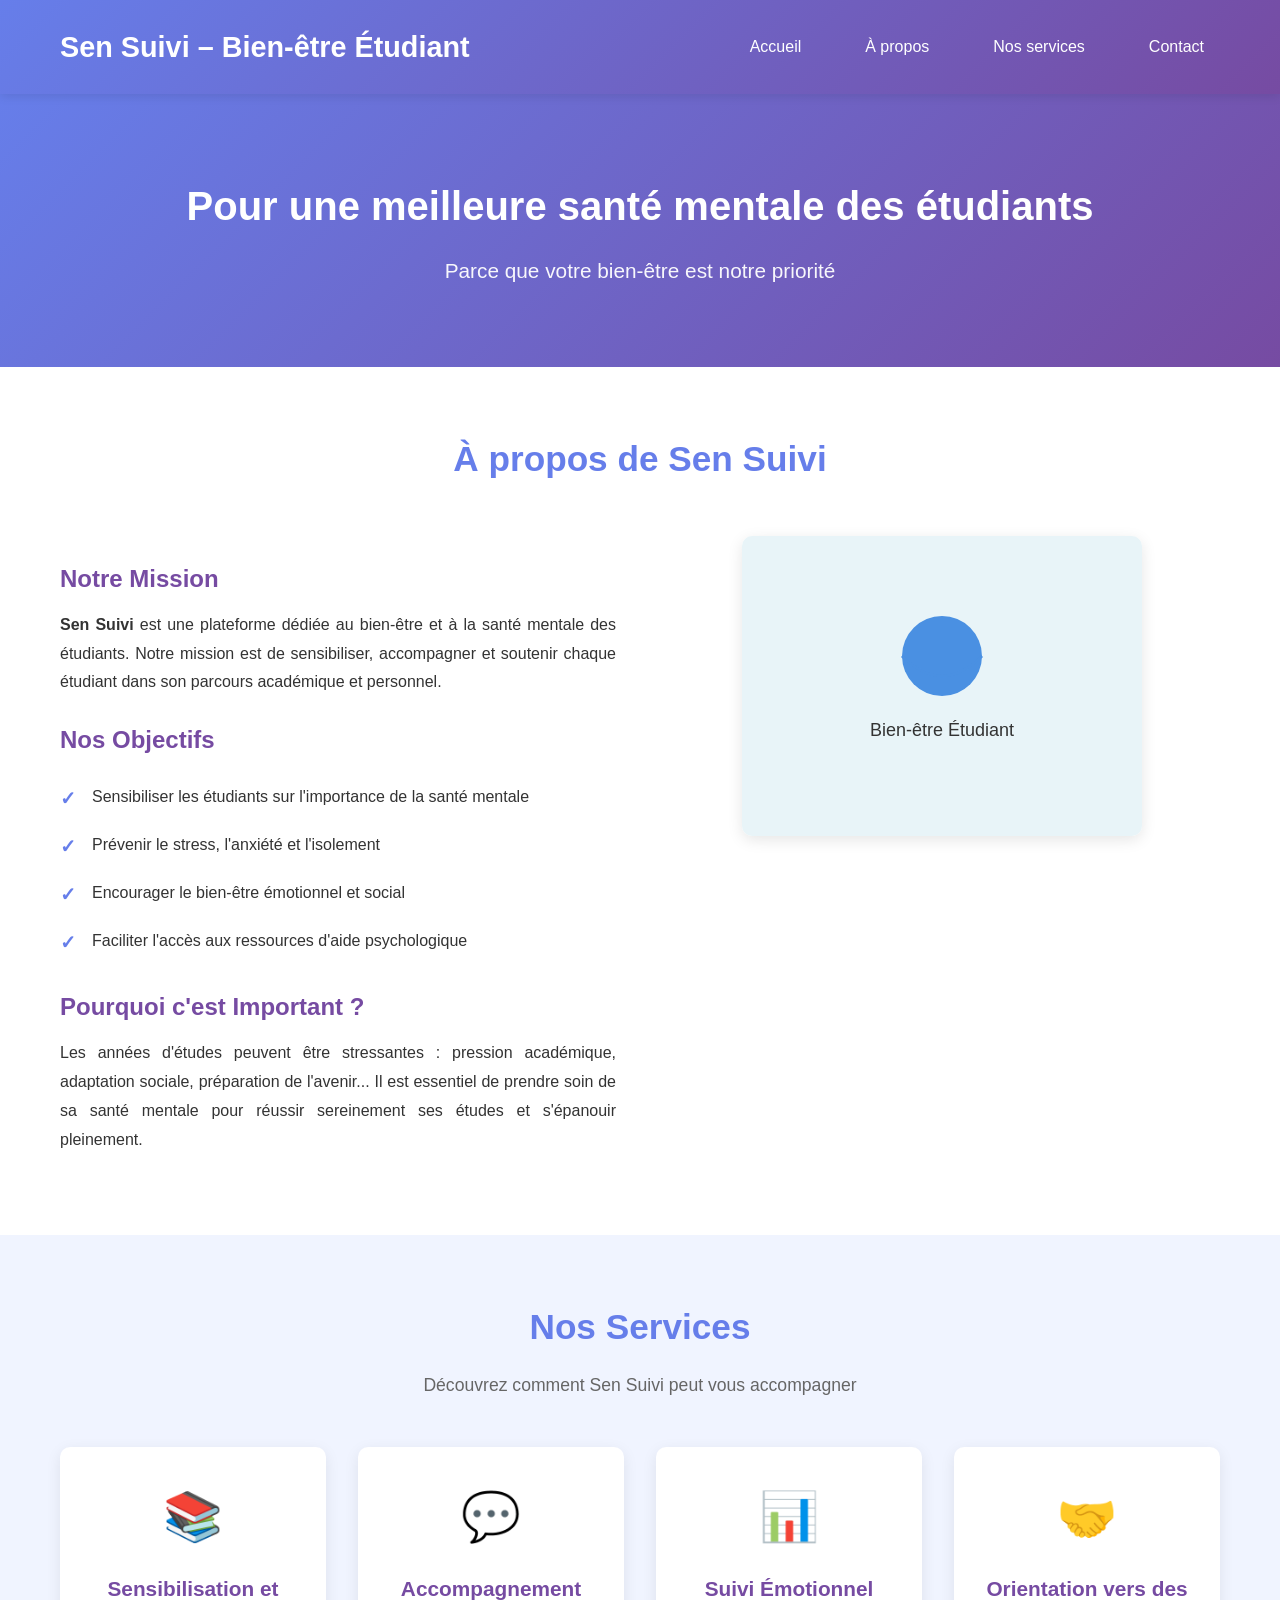
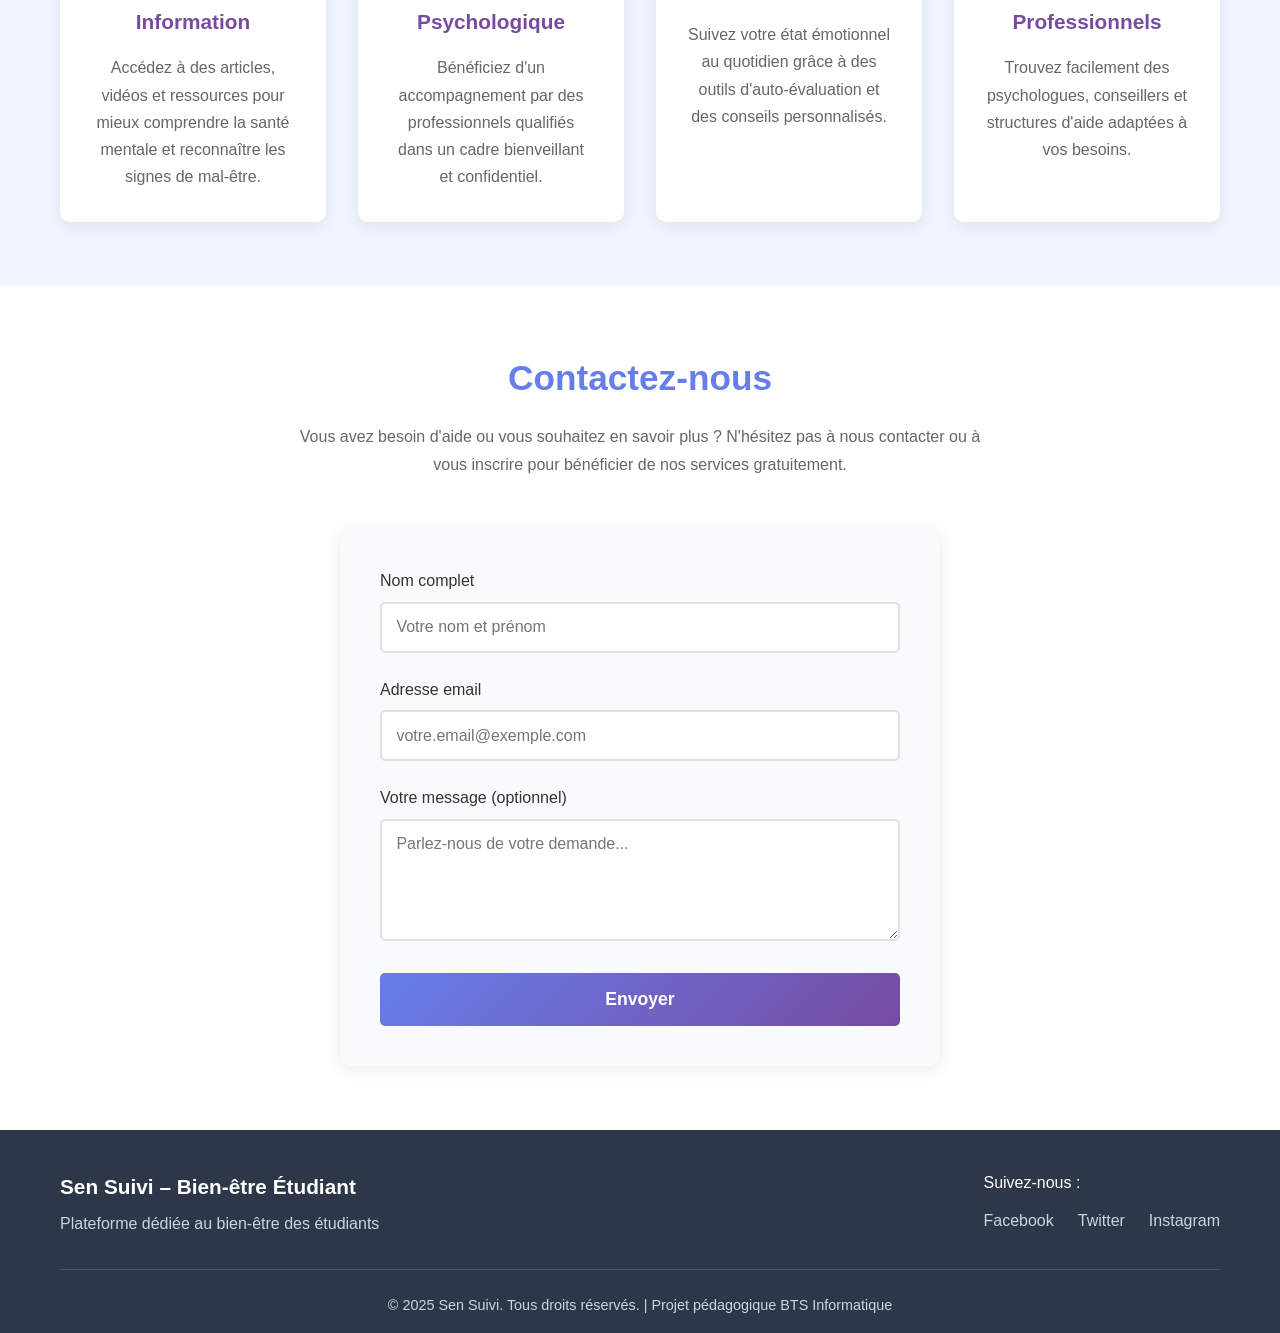
<file: Sen Suivi 2/index.html>
<!DOCTYPE html>
<html lang="fr">
<head>
    <!-- ========================================
         META TAGS - Informations de base
         ======================================== -->
    <meta charset="UTF-8">
    <meta name="viewport" content="width=device-width, initial-scale=1.0">
    <meta name="description" content="Sen Suivi - Plateforme de sensibilisation à la santé mentale des étudiants">
    <meta name="author" content="Projet BTS Informatique">
    
    <!-- ========================================
         TITRE DE LA PAGE
         ======================================== -->
    <title>Sen Suivi – Bien-être Étudiant</title>
    
    <!-- ========================================
         LIEN VERS LA FEUILLE DE STYLE CSS
         ======================================== -->
    <link rel="stylesheet" href="style.css">
</head>

<body>
    <!-- ========================================
         EN-TÊTE DE LA PAGE (Header)
         Contient le logo/titre et la navigation
         ======================================== -->
    <header>
        <div class="container">
            <!-- Titre principal du site -->
            <h1 class="logo">Sen Suivi – Bien-être Étudiant</h1>
            
            <!-- Navigation principale avec liens internes -->
            <nav>
                <ul class="nav-menu">
                    <li><a href="#accueil">Accueil</a></li>
                    <li><a href="#apropos">À propos</a></li>
                    <li><a href="#services">Nos services</a></li>
                    <li><a href="#contact">Contact</a></li>
                </ul>
            </nav>
        </div>
    </header>

    <!-- ========================================
         SECTION PRINCIPALE / HERO
         Bannière d'accueil avec message principal
         ======================================== -->
    <section id="accueil" class="hero">
        <div class="container">
            <div class="hero-content">
                <h2>Pour une meilleure santé mentale des étudiants</h2>
                <p class="hero-subtitle">Parce que votre bien-être est notre priorité</p>
            </div>
        </div>
    </section>

    <!-- ========================================
         SECTION À PROPOS
         Présentation de la mission et des objectifs
         ======================================== -->
    <section id="apropos" class="about">
        <div class="container">
            <h2>À propos de Sen Suivi</h2>
            
            <div class="about-content">
                <!-- Colonne texte -->
                <div class="about-text">
                    <h3>Notre Mission</h3>
                    <p>
                        <strong>Sen Suivi</strong> est une plateforme dédiée au bien-être et à la santé mentale 
                        des étudiants. Notre mission est de sensibiliser, accompagner et soutenir chaque étudiant 
                        dans son parcours académique et personnel.
                    </p>
                    
                    <h3>Nos Objectifs</h3>
                    <ul class="objectives-list">
                        <li>Sensibiliser les étudiants sur l'importance de la santé mentale</li>
                        <li>Prévenir le stress, l'anxiété et l'isolement</li>
                        <li>Encourager le bien-être émotionnel et social</li>
                        <li>Faciliter l'accès aux ressources d'aide psychologique</li>
                    </ul>
                    
                    <h3>Pourquoi c'est Important ?</h3>
                    <p>
                        Les années d'études peuvent être stressantes : pression académique, adaptation sociale, 
                        préparation de l'avenir... Il est essentiel de prendre soin de sa santé mentale pour 
                        réussir sereinement ses études et s'épanouir pleinement.
                    </p>
                </div>
                
                <!-- Colonne image -->
                <div class="about-image">
                    <!-- Image illustrative - Vous pouvez remplacer par une vraie image -->
                    <div class="placeholder-image">
                        <svg xmlns="http://www.w3.org/2000/svg" viewBox="0 0 400 300" width="400" height="300">
                            <rect width="400" height="300" fill="#e8f4f8"/>
                            <circle cx="200" cy="120" r="40" fill="#4a90e2"/>
                            <path d="M 160 120 Q 200 160 240 120" stroke="#4a90e2" stroke-width="3" fill="none"/>
                            <text x="200" y="200" font-family="Arial" font-size="18" fill="#333" text-anchor="middle">
                                Bien-être Étudiant
                            </text>
                        </svg>
                    </div>
                    <!-- Vous pouvez remplacer le SVG par une vraie image :
                    <img src="images/bien-etre.jpg" alt="Étudiants heureux et détendus">
                    -->
                </div>
            </div>
        </div>
    </section>

    <!-- ========================================
         SECTION SERVICES
         Présentation des services sous forme de cartes
         ======================================== -->
    <section id="services" class="services">
        <div class="container">
            <h2>Nos Services</h2>
            <p class="section-intro">Découvrez comment Sen Suivi peut vous accompagner</p>
            
            <!-- Grille de cartes de services -->
            <div class="services-grid">
                
                <!-- Carte Service 1 -->
                <article class="service-card">
                    <div class="service-icon">📚</div>
                    <h3>Sensibilisation et Information</h3>
                    <p>
                        Accédez à des articles, vidéos et ressources pour mieux comprendre 
                        la santé mentale et reconnaître les signes de mal-être.
                    </p>
                </article>
                
                <!-- Carte Service 2 -->
                <article class="service-card">
                    <div class="service-icon">💬</div>
                    <h3>Accompagnement Psychologique</h3>
                    <p>
                        Bénéficiez d'un accompagnement par des professionnels qualifiés 
                        dans un cadre bienveillant et confidentiel.
                    </p>
                </article>
                
                <!-- Carte Service 3 -->
                <article class="service-card">
                    <div class="service-icon">📊</div>
                    <h3>Suivi Émotionnel</h3>
                    <p>
                        Suivez votre état émotionnel au quotidien grâce à des outils 
                        d'auto-évaluation et des conseils personnalisés.
                    </p>
                </article>
                
                <!-- Carte Service 4 -->
                <article class="service-card">
                    <div class="service-icon">🤝</div>
                    <h3>Orientation vers des Professionnels</h3>
                    <p>
                        Trouvez facilement des psychologues, conseillers et structures 
                        d'aide adaptées à vos besoins.
                    </p>
                </article>
                
            </div>
        </div>
    </section>

    <!-- ========================================
         SECTION CONTACT
         Formulaire de contact pour inscription ou demande d'aide
         ======================================== -->
    <section id="contact" class="contact">
        <div class="container">
            <h2>Contactez-nous</h2>
            <p class="contact-intro">
                Vous avez besoin d'aide ou vous souhaitez en savoir plus ? 
                N'hésitez pas à nous contacter ou à vous inscrire pour bénéficier 
                de nos services gratuitement.
            </p>
            
            <!-- Formulaire de contact -->
            <form class="contact-form" action="#" method="post">
                
                <!-- Champ Nom -->
                <div class="form-group">
                    <label for="nom">Nom complet</label>
                    <input 
                        type="text" 
                        id="nom" 
                        name="nom" 
                        placeholder="Votre nom et prénom"
                        required
                    >
                </div>
                
                <!-- Champ Email -->
                <div class="form-group">
                    <label for="email">Adresse email</label>
                    <input 
                        type="email" 
                        id="email" 
                        name="email" 
                        placeholder="votre.email@exemple.com"
                        required
                    >
                </div>
                
                <!-- Champ Message (optionnel mais recommandé) -->
                <div class="form-group">
                    <label for="message">Votre message (optionnel)</label>
                    <textarea 
                        id="message" 
                        name="message" 
                        rows="5"
                        placeholder="Parlez-nous de votre demande..."
                    ></textarea>
                </div>
                
                <!-- Bouton d'envoi -->
                <button type="submit" class="btn-submit">Envoyer</button>
                
            </form>
        </div>
    </section>

    <!-- ========================================
         PIED DE PAGE (Footer)
         Copyright et mentions légales
         ======================================== -->
    <footer>
        <div class="container">
            <div class="footer-content">
                
                <!-- Informations principales -->
                <div class="footer-info">
                    <h3>Sen Suivi – Bien-être Étudiant</h3>
                    <p>Plateforme dédiée au bien-être des étudiants</p>
                </div>
                
                <!-- Réseaux sociaux (optionnel) -->
                <div class="footer-social">
                    <p>Suivez-nous :</p>
                    <div class="social-links">
                        <a href="#" aria-label="Facebook">Facebook</a>
                        <a href="#" aria-label="Twitter">Twitter</a>
                        <a href="#" aria-label="Instagram">Instagram</a>
                    </div>
                </div>
                
            </div>
            
            <!-- Copyright -->
            <div class="footer-bottom">
                <p>&copy; 2025 Sen Suivi. Tous droits réservés. | Projet pédagogique BTS Informatique</p>
            </div>
        </div>
    </footer>

</body>
</html>
</file>
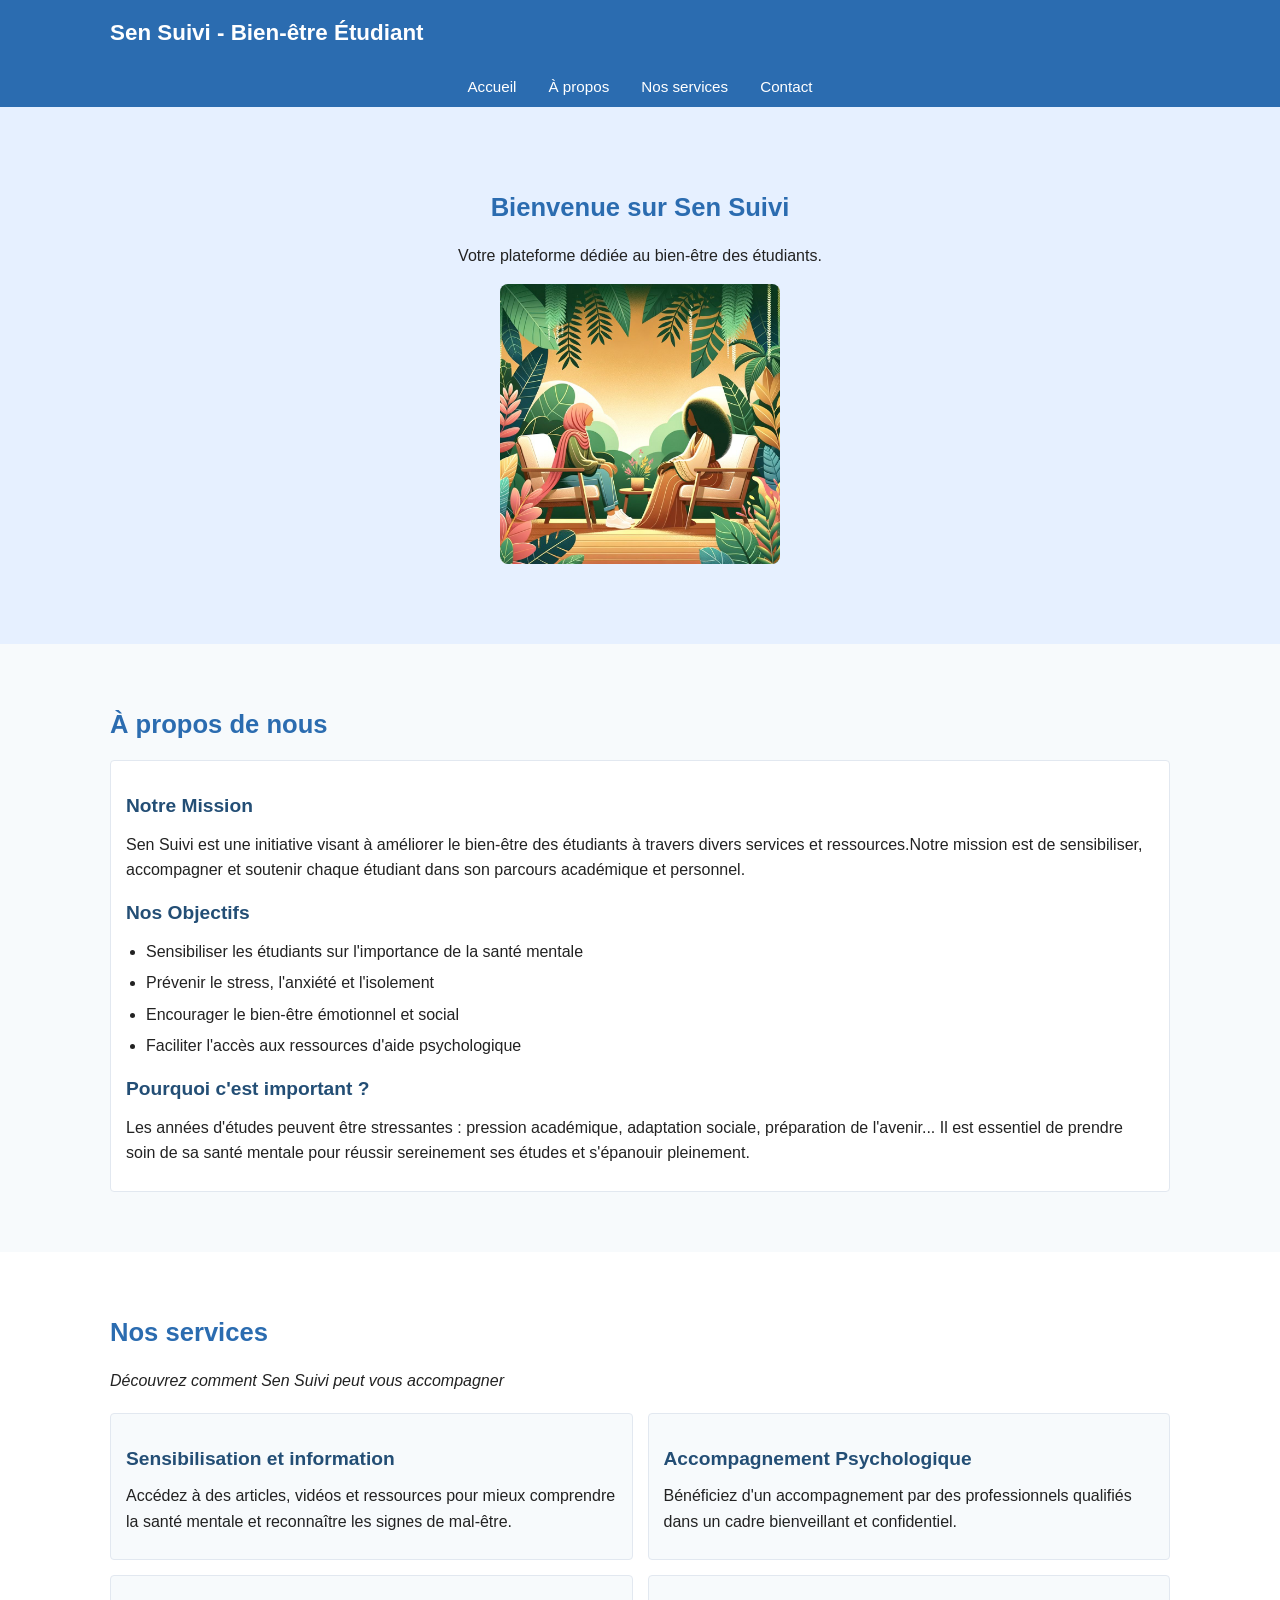
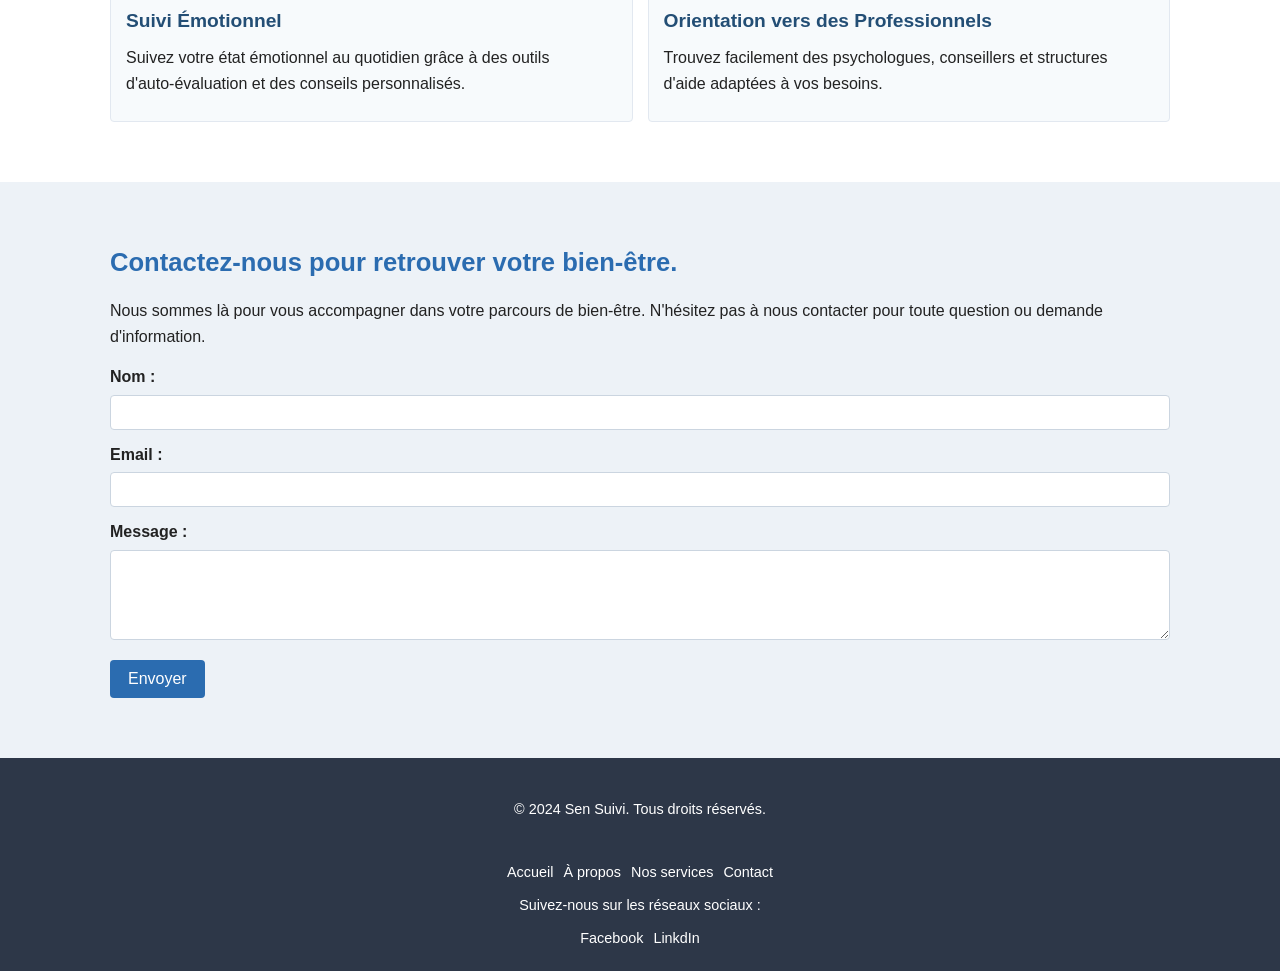
<file: Sen Suivi 3/page-vitrine/index.html>
<!DOCTYPE html>
<html lang="fr">
<head>
    <meta charset="UTF-8">
    <meta name="viewport" content="width=device-width, initial-scale=1.0">
    <!-- Le titre de la page -->
    <title>Sen Suivi – Bien-être Étudiant</title>
    <!-- lien css -->
    <link rel="stylesheet" href="style.css">
</head>

<!-- Le corps de la page -->
<body>
    <!-- L'entete de la page -->
    <header>
        <div class="interieur">
            <!--Titre-->
            <h1 class="titre">Sen Suivi - Bien-être Étudiant</h1>
        </div>
         <!--navigation-->
        <nav>
            <ul class="nav-bar">
                <li><a href="#accueil">Accueil</a></li>
                <li><a href="#apropos">À propos</a></li>
                <li><a href="#services">Nos services</a></li>
                <li><a href="#contact">Contact</a></li>

            </ul>
        </nav>
    </header>

   <!-- Section présentation-->
    <section id="accueil" class="bienvenue">
        <div class="interieur">
            <div class="bienvenue-interne">
                <h1>Bienvenue sur Sen Suivi</h1>
                <p>Votre plateforme dédiée au bien-être des étudiants.</p>
                <img src="images/bienvenue.jpg" class="image-accueil" alt="Étudiants détendus utilisant la plateforme Sen Suivi">
            </div>
        </div>
    </section>

    <!-- Section a propos-->

    <section id="apropos" class="propos">
        <div class="interieur">
        <h2>À propos de nous</h2>

        <div class="propos-interieur">
            <div class="propos-texte">
                <h3>Notre Mission</h3>
                <p>Sen Suivi est une initiative visant à améliorer le bien-être des étudiants à 
                    travers divers services et ressources.Notre mission est de sensibiliser,
                    accompagner et soutenir chaque étudiant dans son parcours académique et personnel.
                </p>

                <h3>Nos Objectifs</h3>
                <ul class="object">
                    <li>Sensibiliser les étudiants sur l'importance de la santé mentale</li>
                    <li>Prévenir le stress, l'anxiété et l'isolement</li>
                    <li>Encourager le bien-être émotionnel et social</li>
                    <li>Faciliter l'accès aux ressources d'aide psychologique</li>
                </ul>

                <h3>Pourquoi c'est important ?</h3>
                <p>
                    Les années d'études peuvent être stressantes : pression académique, adaptation sociale, 
                    préparation de l'avenir... Il est essentiel de prendre soin de sa santé mentale pour 
                    réussir sereinement ses études et s'épanouir pleinement. 
                </p>
            </div>
        </div>
    </div>
    </section>

    <section id="services" class="services">
        <div class="interieur">
            <h2>Nos services</h2>
            <p class="offre">Découvrez comment Sen Suivi peut vous accompagner</p>
            
            <div class="services-grid" >
            
                <article class="service-card">
                    <h3>Sensibilisation et information</h3>
                    <p>
                    Accédez à des articles, vidéos et ressources pour mieux comprendre 
                    la santé mentale et reconnaître les signes de mal-être. 
                    </p>
                </article>

                <article class="service-card">
                    <h3>Accompagnement Psychologique</h3>
                    <p>
                        Bénéficiez d'un accompagnement par des professionnels qualifiés 
                        dans un cadre bienveillant et confidentiel.
                    </p>
                </article>
                        
                <article class="service-card">
                    <h3>Suivi Émotionnel</h3>
                    <p>
                        Suivez votre état émotionnel au quotidien grâce à des outils 
                        d'auto-évaluation et des conseils personnalisés.
                    </p>
                </article>
                
                <article class="service-card">
                    <h3>Orientation vers des Professionnels</h3>
                    <p>
                        Trouvez facilement des psychologues, conseillers et structures 
                        d'aide adaptées à vos besoins.
                    </p>
                </article>
            </div>
        </div> 
    </section>

    <section id="contact" class="contact">
        <div class="interieur">
            <h2>Contactez-nous pour retrouver votre bien-être.</h2>
            <p>Nous sommes là pour vous accompagner dans votre parcours de bien-être. 
            N'hésitez pas à nous contacter pour toute question ou demande d'information.
            </p>

            <!-- formulaire de contact -->
            <form action="contact-form" method="post">
                <label for="name">Nom :</label>
                <input type="text" id="name" name="name" required>

                <label for="email">Email :</label>
                <input type="email" id="email" name="email" required>

                <label for="message">Message :</label>
                <textarea id="message" name="message" rows="4" required></textarea>

                <button type="submit">Envoyer</button>
            </form>
        </div>  
    </section>    

    <footer>
        <div class="interieur">
            <p>&copy; 2024 Sen Suivi. Tous droits réservés.</p>
        </div>
        <div>
            <ul class="footer-nav">
                <li><a href="#accueil">Accueil</a></li>
                <li><a href="#apropos">À propos</a></li>
                <li><a href="#services">Nos services</a></li>
                <li><a href="#contact">Contact</a></li>
            </ul>
        </div>
        <div>
            <p>Suivez-nous sur les réseaux sociaux :</p>
            <ul class="social-media">
                <li><a href="#">Facebook</a></li>
                <li><a href="#">LinkdIn</a></li>
            </ul>
        </div>
    </footer>
</body>
</html>
</file>
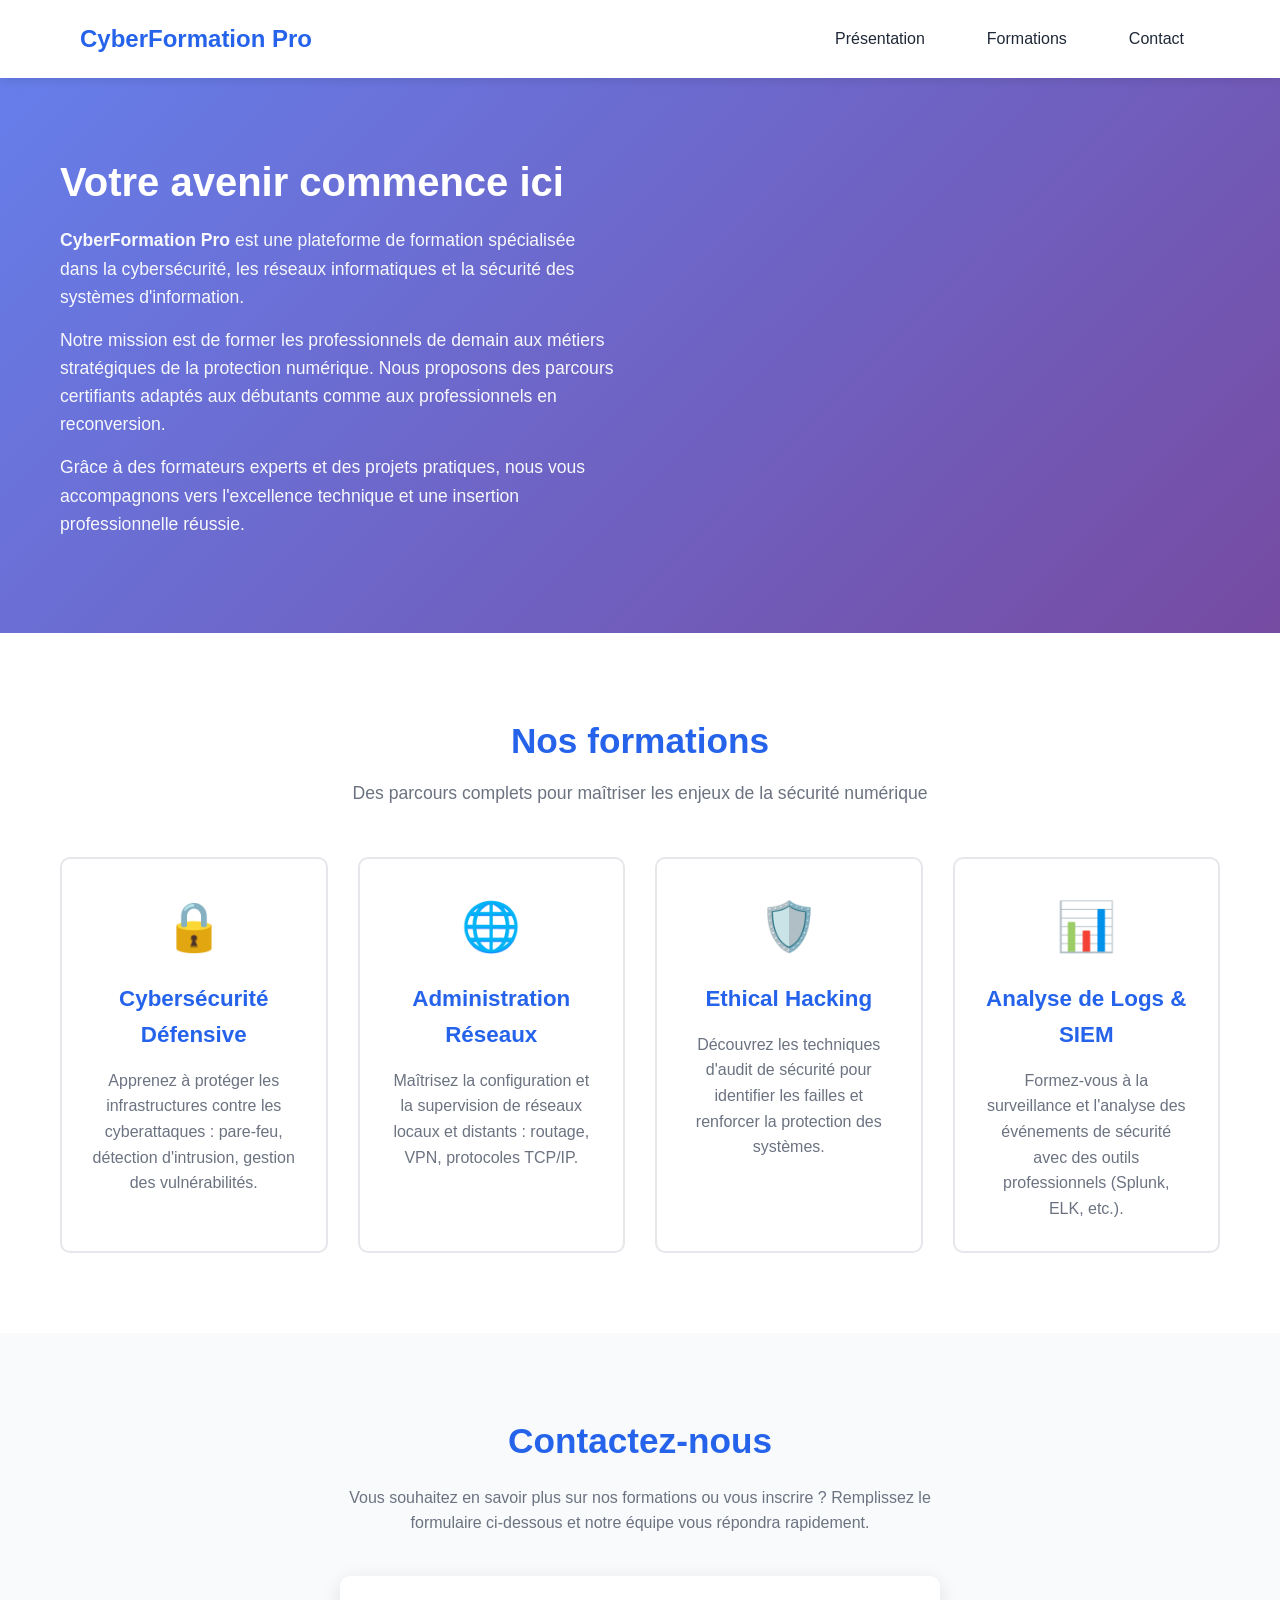
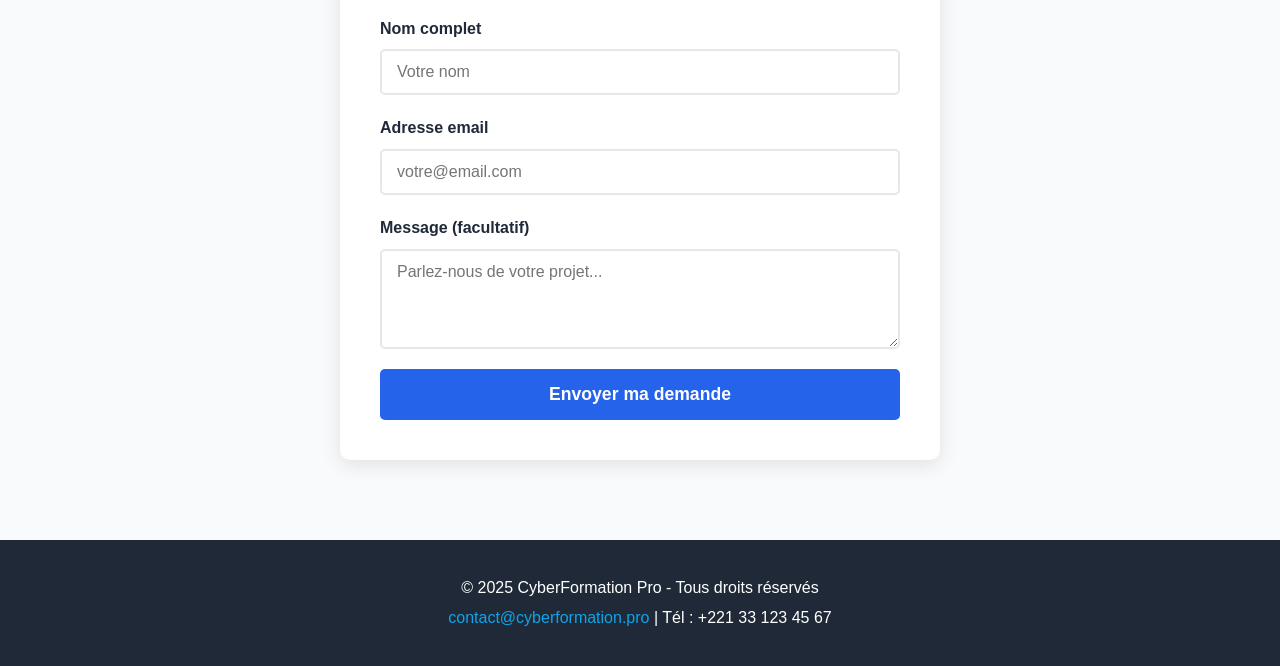
<file: Sen Suivi/page-vitrine/index.html>
<!DOCTYPE html>
<html lang="fr">
<head>
    <meta charset="UTF-8">
    <meta name="viewport" content="width=device-width, initial-scale=1.0">
    <meta name="description" content="CyberFormation Pro - Plateforme de formation en cybersécurité et réseaux">
    <title>CyberFormation Pro | Formation en Cybersécurité</title>
    <link rel="stylesheet" href="style.css">
</head>
<body>
    
    <!-- En-tête avec navigation -->
    <header>
        <nav>
            <div class="logo">
                <h1>CyberFormation Pro</h1>
            </div>
            <ul class="menu-navigation">
                <li><a href="#presentation">Présentation</a></li>
                <li><a href="#formations">Formations</a></li>
                <li><a href="#contact">Contact</a></li>
            </ul>
        </nav>
    </header>

    <!-- Section principale de présentation -->
    <section id="presentation" class="section-presentation">
        <div class="conteneur">
            <div class="texte-presentation">
                <h1>Votre avenir commence ici</h1>
                <p>
                    <strong>CyberFormation Pro</strong> est une plateforme de formation spécialisée 
                    dans la cybersécurité, les réseaux informatiques et la sécurité des systèmes d'information.
                </p>
                <p>
                    Notre mission est de former les professionnels de demain aux métiers stratégiques 
                    de la protection numérique. Nous proposons des parcours certifiants adaptés aux 
                    débutants comme aux professionnels en reconversion.
                </p>
                <p>
                    Grâce à des formateurs experts et des projets pratiques, nous vous accompagnons 
                    vers l'excellence technique et une insertion professionnelle réussie.
                </p>
            </div>
            <div class="image-presentation">
            </div>
        </div>
    </section>

    <!-- Section des formations proposées -->
    <section id="formations" class="section-formations">
        <div class="conteneur">
            <h2>Nos formations</h2>
            <p class="sous-titre">Des parcours complets pour maîtriser les enjeux de la sécurité numérique</p>
            
            <div class="grille-cartes">
                <!-- Carte 1 -->
                <article class="carte">
                    <div class="icone">🔒</div>
                    <h3>Cybersécurité Défensive</h3>
                    <p>
                        Apprenez à protéger les infrastructures contre les cyberattaques : 
                        pare-feu, détection d'intrusion, gestion des vulnérabilités.
                    </p>
                </article>

                <!-- Carte 2 -->
                <article class="carte">
                    <div class="icone">🌐</div>
                    <h3>Administration Réseaux</h3>
                    <p>
                        Maîtrisez la configuration et la supervision de réseaux locaux et distants : 
                        routage, VPN, protocoles TCP/IP.
                    </p>
                </article>

                <!-- Carte 3 -->
                <article class="carte">
                    <div class="icone">🛡️</div>
                    <h3>Ethical Hacking</h3>
                    <p>
                        Découvrez les techniques d'audit de sécurité pour identifier les failles 
                        et renforcer la protection des systèmes.
                    </p>
                </article>

                <!-- Carte 4 -->
                <article class="carte">
                    <div class="icone">📊</div>
                    <h3>Analyse de Logs & SIEM</h3>
                    <p>
                        Formez-vous à la surveillance et l'analyse des événements de sécurité 
                        avec des outils professionnels (Splunk, ELK, etc.).
                    </p>
                </article>
            </div>
        </div>
    </section>

    <!-- Section contact et inscription -->
    <section id="contact" class="section-contact">
        <div class="conteneur">
            <h2>Contactez-nous</h2>
            <p class="intro-contact">
                Vous souhaitez en savoir plus sur nos formations ou vous inscrire ? 
                Remplissez le formulaire ci-dessous et notre équipe vous répondra rapidement.
            </p>

            <form class="formulaire-contact">
                <div class="champ-formulaire">
                    <label for="nom">Nom complet</label>
                    <input type="text" id="nom" name="nom" placeholder="Votre nom" required>
                </div>

                <div class="champ-formulaire">
                    <label for="email">Adresse email</label>
                    <input type="email" id="email" name="email" placeholder="votre@email.com" required>
                </div>

                <div class="champ-formulaire">
                    <label for="message">Message (facultatif)</label>
                    <textarea id="message" name="message" rows="4" placeholder="Parlez-nous de votre projet..."></textarea>
                </div>

                <button type="submit" class="bouton-envoi">Envoyer ma demande</button>
            </form>
        </div>
    </section>

    <!-- Pied de page -->
    <footer>
        <div class="conteneur">
            <p>&copy; 2025 CyberFormation Pro - Tous droits réservés</p>
            <p>
                <a href="mailto:contact@cyberformation.pro">contact@cyberformation.pro</a> | 
                Tél : +221 33 123 45 67
            </p>
        </div>
    </footer>

</body>
</html>
</file>
<file: Sen Suivi 2/style.css>
/* ========================================
   FEUILLE DE STYLE CSS3
   Projet : Sen Suivi – Bien-être Étudiant
   ======================================== */

/* ========================================
   1. RESET ET STYLES DE BASE
   ======================================== */

/* Réinitialisation des marges et paddings pour tous les éléments */
* {
    margin: 0;
    padding: 0;
    box-sizing: border-box; /* Inclut les bordures et padding dans la largeur totale */
}

/* Styles de base pour le document */
html {
    scroll-behavior: smooth; /* Défilement fluide pour les liens internes */
}

body {
    font-family: 'Segoe UI', Tahoma, Geneva, Verdana, sans-serif;
    line-height: 1.6;
    color: #333;
    background-color: #f9fafb;
}

/* Container pour centrer et limiter la largeur du contenu */
.container {
    max-width: 1200px;
    margin: 0 auto;
    padding: 0 20px;
}

/* ========================================
   2. EN-TÊTE (HEADER)
   ======================================== */

header {
    background: linear-gradient(135deg, #667eea 0%, #764ba2 100%);
    color: white;
    padding: 1.5rem 0; /* Padding pour l'en-tête */
    box-shadow: 0 2px 10px rgba(0, 0, 0, 0.1);
    position: sticky;
    top: 0;
    z-index: 1000; /
}

header .container {
    display: flex;
    justify-content: space-between;
    align-items: center;
    flex-wrap: wrap;
}

/* Logo / Titre principal */
.logo {
    font-size: 1.8rem;
    font-weight: 700;
    color: white;
}

/* Navigation */
nav ul.nav-menu {
    display: flex;
    list-style: none;
    gap: 2rem;
}

nav ul.nav-menu li {
    display: inline;
}

nav ul.nav-menu a {
    color: white;
    text-decoration: none;
    font-weight: 500;
    transition: opacity 0.3s ease;
    padding: 0.5rem 1rem;
    border-radius: 5px;
}

nav ul.nav-menu a:hover {
    opacity: 0.8;
    background-color: rgba(255, 255, 255, 0.1);
}

/* ========================================
   3. SECTION HERO (ACCUEIL)
   ======================================== */

.hero {
    background: linear-gradient(135deg, #667eea 0%, #764ba2 100%);
    color: white;
    padding: 5rem 0;
    text-align: center;
}

.hero-content h2 {
    font-size: 2.5rem;
    margin-bottom: 1rem;
    font-weight: 700;
}

.hero-subtitle {
    font-size: 1.3rem;
    opacity: 0.95;
}

/* ========================================
   4. SECTION À PROPOS
   ======================================== */

.about {
    padding: 4rem 0;
    background-color: white;
}

.about h2 {
    text-align: center;
    font-size: 2.2rem;
    color: #667eea;
    margin-bottom: 3rem;
}

.about-content {
    display: flex;
    gap: 3rem;
    align-items: flex-start;
    flex-wrap: wrap;
}

.about-text {
    flex: 1;
    min-width: 300px;
}

.about-text h3 {
    color: #764ba2;
    margin-top: 1.5rem;
    margin-bottom: 0.8rem;
    font-size: 1.5rem;
}

.about-text p {
    margin-bottom: 1rem;
    line-height: 1.8;
    text-align: justify;
}

.objectives-list {
    list-style: none;
    padding-left: 0;
}

.objectives-list li {
    padding: 0.7rem 0 0.7rem 2rem;
    position: relative;
}

/* Icône de puce personnalisée */
.objectives-list li::before {
    content: "✓";
    position: absolute;
    left: 0;
    color: #667eea;
    font-weight: bold;
    font-size: 1.2rem;
}

.about-image {
    flex: 1;
    min-width: 300px;
    display: flex;
    justify-content: center;
    align-items: center;
}

.placeholder-image {
    width: 100%;
    max-width: 400px;
    border-radius: 10px;
    overflow: hidden;
    box-shadow: 0 4px 15px rgba(0, 0, 0, 0.1);
}

.placeholder-image svg {
    display: block;
    width: 100%;
    height: auto;
}

/* Si vous utilisez une vraie image */
.about-image img {
    width: 100%;
    max-width: 400px;
    border-radius: 10px;
    box-shadow: 0 4px 15px rgba(0, 0, 0, 0.1);
}

/* ========================================
   5. SECTION SERVICES
   ======================================== */

.services {
    padding: 4rem 0;
    background-color: #f0f4ff;
}

.services h2 {
    text-align: center;
    font-size: 2.2rem;
    color: #667eea;
    margin-bottom: 1rem;
}

.section-intro {
    text-align: center;
    font-size: 1.1rem;
    color: #666;
    margin-bottom: 3rem;
}

/* Grille de cartes avec Flexbox */
.services-grid {
    display: flex;
    gap: 2rem;
    flex-wrap: wrap;
    justify-content: center;
}

/* Carte de service */
.service-card {
    background: white;
    border-radius: 10px;
    padding: 2rem;
    flex: 1;
    min-width: 250px;
    max-width: 280px;
    box-shadow: 0 4px 15px rgba(0, 0, 0, 0.08);
    transition: transform 0.3s ease, box-shadow 0.3s ease;
    text-align: center;
}

.service-card:hover {
    transform: translateY(-5px);
    box-shadow: 0 8px 25px rgba(102, 126, 234, 0.2);
}

.service-icon {
    font-size: 3rem;
    margin-bottom: 1rem;
}

.service-card h3 {
    color: #764ba2;
    margin-bottom: 1rem;
    font-size: 1.3rem;
}

.service-card p {
    color: #666;
    line-height: 1.7;
}

/* ========================================
   6. SECTION CONTACT
   ======================================== */

.contact {
    padding: 4rem 0;
    background-color: white;
}

.contact h2 {
    text-align: center;
    font-size: 2.2rem;
    color: #667eea;
    margin-bottom: 1rem;
}

.contact-intro {
    text-align: center;
    max-width: 700px;
    margin: 0 auto 3rem;
    color: #666;
    line-height: 1.8;
}

/* Formulaire de contact */
.contact-form {
    max-width: 600px;
    margin: 0 auto;
    background: #f9fafb;
    padding: 2.5rem;
    border-radius: 10px;
    box-shadow: 0 4px 15px rgba(0, 0, 0, 0.08);
}

.form-group {
    margin-bottom: 1.5rem;
}

.form-group label {
    display: block;
    margin-bottom: 0.5rem;
    color: #333;
    font-weight: 500;
}

.form-group input,
.form-group textarea {
    width: 100%;
    padding: 0.9rem;
    border: 2px solid #e0e0e0;
    border-radius: 5px;
    font-size: 1rem;
    font-family: inherit;
    transition: border-color 0.3s ease;
}

.form-group input:focus,
.form-group textarea:focus {
    outline: none;
    border-color: #667eea;
}

.form-group textarea {
    resize: vertical;
}

/* Bouton d'envoi */
.btn-submit {
    width: 100%;
    padding: 1rem;
    background: linear-gradient(135deg, #667eea 0%, #764ba2 100%);
    color: white;
    border: none;
    border-radius: 5px;
    font-size: 1.1rem;
    font-weight: 600;
    cursor: pointer;
    transition: transform 0.2s ease, box-shadow 0.2s ease;
}

.btn-submit:hover {
    transform: translateY(-2px);
    box-shadow: 0 5px 15px rgba(102, 126, 234, 0.3);
}

.btn-submit:active {
    transform: translateY(0);
}

/* ========================================
   7. PIED DE PAGE (FOOTER)
   ======================================== */

footer {
    background-color: #2d3748;
    color: white;
    padding: 2.5rem 0 1rem;
}

.footer-content {
    display: flex;
    justify-content: space-between;
    align-items: flex-start;
    flex-wrap: wrap;
    gap: 2rem;
    margin-bottom: 2rem;
}

.footer-info h3 {
    margin-bottom: 0.5rem;
    font-size: 1.3rem;
}

.footer-info p {
    color: #cbd5e0;
}

.footer-social p {
    margin-bottom: 0.8rem;
    font-weight: 500;
}

.social-links {
    display: flex;
    gap: 1.5rem;
}

.social-links a {
    color: #cbd5e0;
    text-decoration: none;
    transition: color 0.3s ease;
}

.social-links a:hover {
    color: #667eea;
}

.footer-bottom {
    text-align: center;
    padding-top: 1.5rem;
    border-top: 1px solid #4a5568;
}

.footer-bottom p {
    color: #cbd5e0;
    font-size: 0.9rem;
}

/* ========================================
   8. RESPONSIVE DESIGN (Mobile)
   ======================================== */

/* Tablettes et petits écrans */
@media (max-width: 768px) {
    
    /* Header */
    header .container {
        flex-direction: column;
        text-align: center;
        gap: 1rem;
    }
    
    .logo {
        font-size: 1.5rem;
    }
    
    nav ul.nav-menu {
        flex-direction: column;
        gap: 0.5rem;
    }
    
    /* Hero */
    .hero-content h2 {
        font-size: 2rem;
    }
    
    .hero-subtitle {
        font-size: 1.1rem;
    }
    
    /* À propos */
    .about-content {
        flex-direction: column;
    }
    
    /* Services */
    .services-grid {
        flex-direction: column;
        align-items: center;
    }
    
    .service-card {
        max-width: 100%;
    }
    
    /* Footer */
    .footer-content {
        flex-direction: column;
        text-align: center;
    }
    
    .social-links {
        justify-content: center;
    }
}

/* Petits mobiles */
@media (max-width: 480px) {
    
    .hero {
        padding: 3rem 0;
    }
    
    .hero-content h2 {
        font-size: 1.7rem;
    }
    
    .about h2,
    .services h2,
    .contact h2 {
        font-size: 1.8rem;
    }
    
    .contact-form {
        padding: 1.5rem;
    }
}

/* ========================================
   9. ACCESSIBILITÉ ET ANIMATIONS
   ======================================== */

/* Focus visible pour l'accessibilité au clavier */
a:focus,
button:focus,
input:focus,
textarea:focus {
    outline: 2px solid #667eea;
    outline-offset: 2px;
}

/* Animation douce pour les transitions */
* {
    transition: background-color 0.3s ease, color 0.3s ease;
}
</file>
<file: Sen Suivi 3/page-vitrine/style.css>
* {
    margin: 0;
    padding: 0;
    box-sizing: border-box;
}

body {
    font-family: Arial, Helvetica, sans-serif;
    font-size: 16px;
    line-height: 1.6;
    background-color: #f4f4f4;
    color: #222222;
}

/* CONTENEUR GÉNÉRAL */

.interieur {
    max-width: 1100px;
    margin: 0 auto;
    padding: 20px;
}

/* EN-TÊTE (HEADER) + TITRE + NAVIGATION */

header {
    background-color: #2b6cb0;    
    color: #ffffff;
}

header nav {
    padding: 8px 20px;
}

header .interieur {
    display: flex;
    justify-content: space-between;
    align-items: center;
    gap: 10px;
    padding: 15px 20px;
}

.titre {
    font-size: 1.4rem;
    font-weight: bold;
}

/* Barre de navigation principale */
.nav-bar {
    list-style: none;
    display: flex;
    gap: 12px;
    justify-content: center;
}

.nav-bar li a {
    color: #ffffff;
    text-decoration: none;
    font-size: 0.95rem;
    padding: 6px 10px;
    border-radius: 4px;
}

.nav-bar li a:hover {
    background-color: rgba(255, 255, 255, 0.2);
}

/* SECTIONS GÉNÉRALES*/

section {
    padding: 40px 0;
}

section h1,
section h2 {
    font-size: 1.6rem;
    color: #2b6cb0;
    margin-bottom: 15px;
}

section h3 {
    font-size: 1.2rem;
    color: #234e75;
    margin: 15px 0 10px;
}

section p {
    margin-bottom: 10px;
}

section ul {
    margin-left: 20px;
    margin-top: 8px;
}

section ul li {
    margin-bottom: 6px;
}

/*  SECTION ACCUEIL*/

.bienvenue {
    background-color: #e6f0ff; 
}

.bienvenue-interne {
    text-align: center;
    padding: 20px 0;
}

.bienvenue-interne p {
    font-size: 1rem;
}

.image-accueil {
    display: block;
    max-width: 280px;
    width: 100%;
    margin: 15px auto 0;
    border-radius: 8px;
}

/* SECTION À PROPOS*/

.propos {
    background-color: #f7fafc;  
}

.propos-interieur {
    display: block;   
}

.propos-texte {
    background-color: #ffffff;
    border: 1px solid #e2e8f0;
    padding: 15px;
    border-radius: 4px;
}

.object {
    list-style-type: disc;
}

/* SECTION SERVICES*/

.services {
    background-color: #ffffff;
}

.offre {
    margin-bottom: 20px;
    font-style: italic;
}

.services-grid {
    display: grid;
    grid-template-columns: repeat(2, 1fr);
    gap: 15px;
}

.service-card {
    background-color: #f7fafc;
    border: 1px solid #e2e8f0;
    border-radius: 4px;
    padding: 15px;
}

.service-card h3 {
    margin-bottom: 8px;
}

.service-card:hover {
    transform: translateY(-3px);
    box-shadow: 0 4px 12px rgba(0, 0, 0, 0.08);
}

/* SECTION CONTACT */

.contact {
    background-color: #edf2f7;
}

.contact p {
    margin-bottom: 15px;
}

form {
    margin-top: 10px;
}

form label {
    display: block;
    margin-bottom: 5px;
    font-weight: bold;
}

form input,
form textarea {
    width: 100%;
    padding: 8px;
    margin-bottom: 12px;
    border: 1px solid #cbd5e0;
    border-radius: 4px;
    font-size: 0.95rem;
}

form button {
    background-color: #2b6cb0;
    color: #ffffff;
    border: none;
    padding: 10px 18px;
    border-radius: 4px;
    font-size: 1rem;
    cursor: pointer;
}

form button:hover {
    background-color: #234e75;
}

/*  PIED DE PAGE*/

footer {
    background-color: #2d3748;
    color: #ffffff;
    padding: 20px 10px;
    text-align: center;
}

footer p {
    margin-bottom: 8px;
    font-size: 0.9rem;
}

.footer-nav {
    list-style: none;
    display: flex;
    justify-content: center;
    gap: 10px;
    margin: 10px 0;
}

.footer-nav li a {
    color: #ffffff;
    text-decoration: none;
    font-size: 0.9rem;
}

.footer-nav li a:hover {
    text-decoration: underline;
}

.social-media {
    list-style: none;
    display: flex;
    justify-content: center;
    gap: 10px;
    margin-top: 5px;
}

.social-media li a {
    color: #ffffff;
    text-decoration: none;
    font-size: 0.9rem;
}

.social-media li a:hover {
    text-decoration: underline;
}

/* RESPONSIVE : ÉCRANS ÉTROITS */

@media (max-width: 768px) {
    header .interieur {
        flex-direction: column;
        align-items: flex-start;
    }

    .nav-bar {
        flex-wrap: wrap;
        justify-content: flex-start;
    }

    .services-grid {
        grid-template-columns: 1fr;
    }

    .service-card {
        background: white;
        border-radius: 10px;
        padding: 2rem;
        flex: 1;
        min-width: 250px;
        max-width: 280px;
        box-shadow: 0 4px 15px rgba(0, 0, 0, 0.08);
        transition: transform 0.3s ease, box-shadow 0.3s ease;
        text-align: center;
    }   
}
</file>
<file: Sen Suivi/page-vitrine/style.css>
/* ========================================
   RÉINITIALISATION ET STYLES GÉNÉRAUX
   ======================================== */

/* Reset de base pour uniformiser les navigateurs */
* {
    margin: 0;
    padding: 0;
    box-sizing: border-box;
}

/* Variables CSS pour faciliter la maintenance */
:root {
    --couleur-principale: #2563eb;
    --couleur-secondaire: #1e40af;
    --couleur-accent: #0ea5e9;
    --couleur-texte: #1f2937;
    --couleur-texte-clair: #6b7280;
    --couleur-fond: #f9fafb;
    --couleur-blanc: #ffffff;
    --espacement-section: 80px;
}

/* Styles de base du body */
body {
    font-family: 'Segoe UI', Tahoma, Geneva, Verdana, sans-serif;
    line-height: 1.6;
    color: var(--couleur-texte);
    background-color: var(--couleur-fond);
}

/* Conteneur pour centrer le contenu et limiter la largeur */
.conteneur {
    max-width: 1200px;
    margin: 0 auto;
    padding: 0 20px;
}


/* ========================================
   EN-TÊTE ET NAVIGATION
   ======================================== */

header {
    background-color: var(--couleur-blanc);
    box-shadow: 0 2px 10px rgba(0, 0, 0, 0.1);
    position: sticky;
    top: 0;
    z-index: 100;
}

nav {
    display: flex;
    justify-content: space-between;
    align-items: center;
    padding: 20px 40px;
    max-width: 1200px;
    margin: 0 auto;
}

.logo h1 {
    font-size: 1.5rem;
    color: var(--couleur-principale);
    font-weight: 700;
}

.menu-navigation {
    display: flex;
    list-style: none;
    gap: 30px;
}

.menu-navigation a {
    text-decoration: none;
    color: var(--couleur-texte);
    font-weight: 500;
    transition: color 0.3s ease;
    padding: 8px 16px;
    border-radius: 5px;
}

.menu-navigation a:hover {
    color: var(--couleur-principale);
    background-color: #eff6ff;
}


/* ========================================
   SECTION PRÉSENTATION
   ======================================== */

.section-presentation {
    padding: var(--espacement-section) 0;
    background: linear-gradient(135deg, #667eea 0%, #764ba2 100%);
    color: var(--couleur-blanc);
}

.section-presentation .conteneur {
    display: flex;
    align-items: center;
    gap: 50px;
}

.texte-presentation {
    flex: 1;
}

.texte-presentation h1 {
    font-size: 2.5rem;
    margin-bottom: 20px;
    line-height: 1.2;
}

.texte-presentation p {
    font-size: 1.1rem;
    margin-bottom: 15px;
    opacity: 0.95;
}

.image-presentation {
    flex: 1;
    text-align: center;
}

.image-presentation img {
    max-width: 100%;
    height: auto;
    border-radius: 15px;
    box-shadow: 0 20px 40px rgba(0, 0, 0, 0.3);
}


/* ========================================
   SECTION FORMATIONS
   ======================================== */

.section-formations {
    padding: var(--espacement-section) 0;
    background-color: var(--couleur-blanc);
}

.section-formations h2 {
    text-align: center;
    font-size: 2.2rem;
    color: var(--couleur-principale);
    margin-bottom: 10px;
}

.sous-titre {
    text-align: center;
    color: var(--couleur-texte-clair);
    margin-bottom: 50px;
    font-size: 1.1rem;
}

/* Grille de cartes avec CSS Grid */
.grille-cartes {
    display: grid;
    grid-template-columns: repeat(auto-fit, minmax(250px, 1fr));
    gap: 30px;
    margin-top: 40px;
}

.carte {
    background-color: var(--couleur-blanc);
    border: 2px solid #e5e7eb;
    border-radius: 10px;
    padding: 30px;
    text-align: center;
    transition: transform 0.3s ease, box-shadow 0.3s ease;
}

.carte:hover {
    transform: translateY(-10px);
    box-shadow: 0 15px 30px rgba(37, 99, 235, 0.2);
    border-color: var(--couleur-principale);
}

.carte .icone {
    font-size: 3rem;
    margin-bottom: 15px;
}

.carte h3 {
    font-size: 1.4rem;
    color: var(--couleur-principale);
    margin-bottom: 15px;
}

.carte p {
    color: var(--couleur-texte-clair);
    line-height: 1.6;
}


/* ========================================
   SECTION CONTACT
   ======================================== */

.section-contact {
    padding: var(--espacement-section) 0;
    background-color: var(--couleur-fond);
}

.section-contact h2 {
    text-align: center;
    font-size: 2.2rem;
    color: var(--couleur-principale);
    margin-bottom: 15px;
}

.intro-contact {
    text-align: center;
    color: var(--couleur-texte-clair);
    margin-bottom: 40px;
    max-width: 600px;
    margin-left: auto;
    margin-right: auto;
}

/* Formulaire avec Flexbox */
.formulaire-contact {
    max-width: 600px;
    margin: 0 auto;
    background-color: var(--couleur-blanc);
    padding: 40px;
    border-radius: 10px;
    box-shadow: 0 5px 20px rgba(0, 0, 0, 0.1);
}

.champ-formulaire {
    display: flex;
    flex-direction: column;
    margin-bottom: 20px;
}

.champ-formulaire label {
    font-weight: 600;
    margin-bottom: 8px;
    color: var(--couleur-texte);
}

.champ-formulaire input,
.champ-formulaire textarea {
    padding: 12px 15px;
    border: 2px solid #e5e7eb;
    border-radius: 5px;
    font-size: 1rem;
    font-family: inherit;
    transition: border-color 0.3s ease;
}

.champ-formulaire input:focus,
.champ-formulaire textarea:focus {
    outline: none;
    border-color: var(--couleur-principale);
}

.bouton-envoi {
    width: 100%;
    padding: 15px;
    background-color: var(--couleur-principale);
    color: var(--couleur-blanc);
    border: none;
    border-radius: 5px;
    font-size: 1.1rem;
    font-weight: 600;
    cursor: pointer;
    transition: background-color 0.3s ease, transform 0.2s ease;
}

.bouton-envoi:hover {
    background-color: var(--couleur-secondaire);
    transform: translateY(-2px);
}

.bouton-envoi:active {
    transform: translateY(0);
}


/* ========================================
   PIED DE PAGE
   ======================================== */

footer {
    background-color: var(--couleur-texte);
    color: var(--couleur-blanc);
    padding: 30px 0;
    text-align: center;
}

footer p {
    margin: 5px 0;
}

footer a {
    color: var(--couleur-accent);
    text-decoration: none;
    transition: color 0.3s ease;
}

footer a:hover {
    color: var(--couleur-blanc);
    text-decoration: underline;
}


/* ========================================
   RESPONSIVE DESIGN - MOBILE
   ======================================== */

/* Tablettes et petits écrans */
@media (max-width: 768px) {
    
    /* Navigation adaptée */
    nav {
        flex-direction: column;
        gap: 20px;
        padding: 15px 20px;
    }

    .menu-navigation {
        flex-direction: column;
        gap: 10px;
        text-align: center;
    }

    /* Section présentation en colonne */
    .section-presentation .conteneur {
        flex-direction: column;
        text-align: center;
    }

    .texte-presentation h1 {
        font-size: 2rem;
    }

    /* Réduction de l'espacement */
    :root {
        --espacement-section: 50px;
    }

    /* Grille adaptée */
    .grille-cartes {
        grid-template-columns: 1fr;
    }

    /* Formulaire adapté */
    .formulaire-contact {
        padding: 25px;
    }
}

/* Petits mobiles */
@media (max-width: 480px) {
    
    .logo h1 {
        font-size: 1.2rem;
    }

    .texte-presentation h1 {
        font-size: 1.6rem;
    }

    .section-formations h2,
    .section-contact h2 {
        font-size: 1.8rem;
    }
}
</file>
